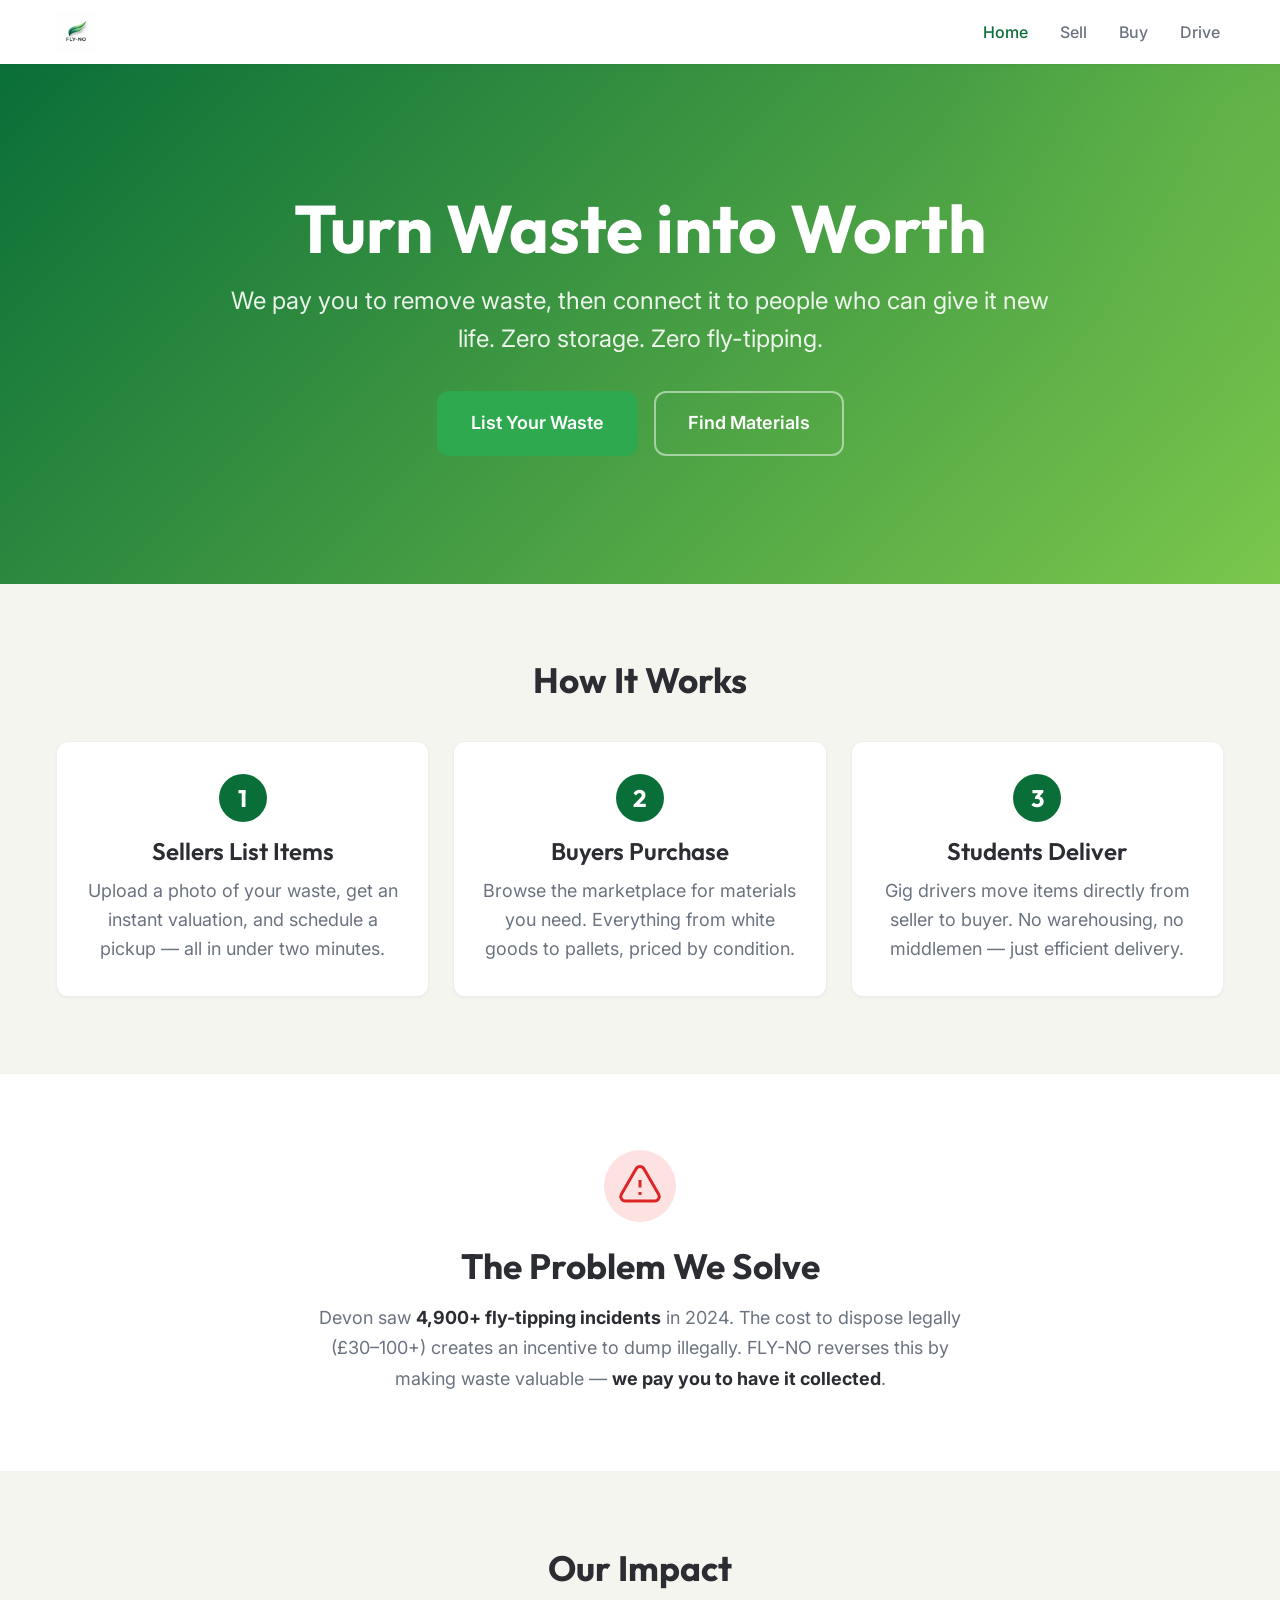
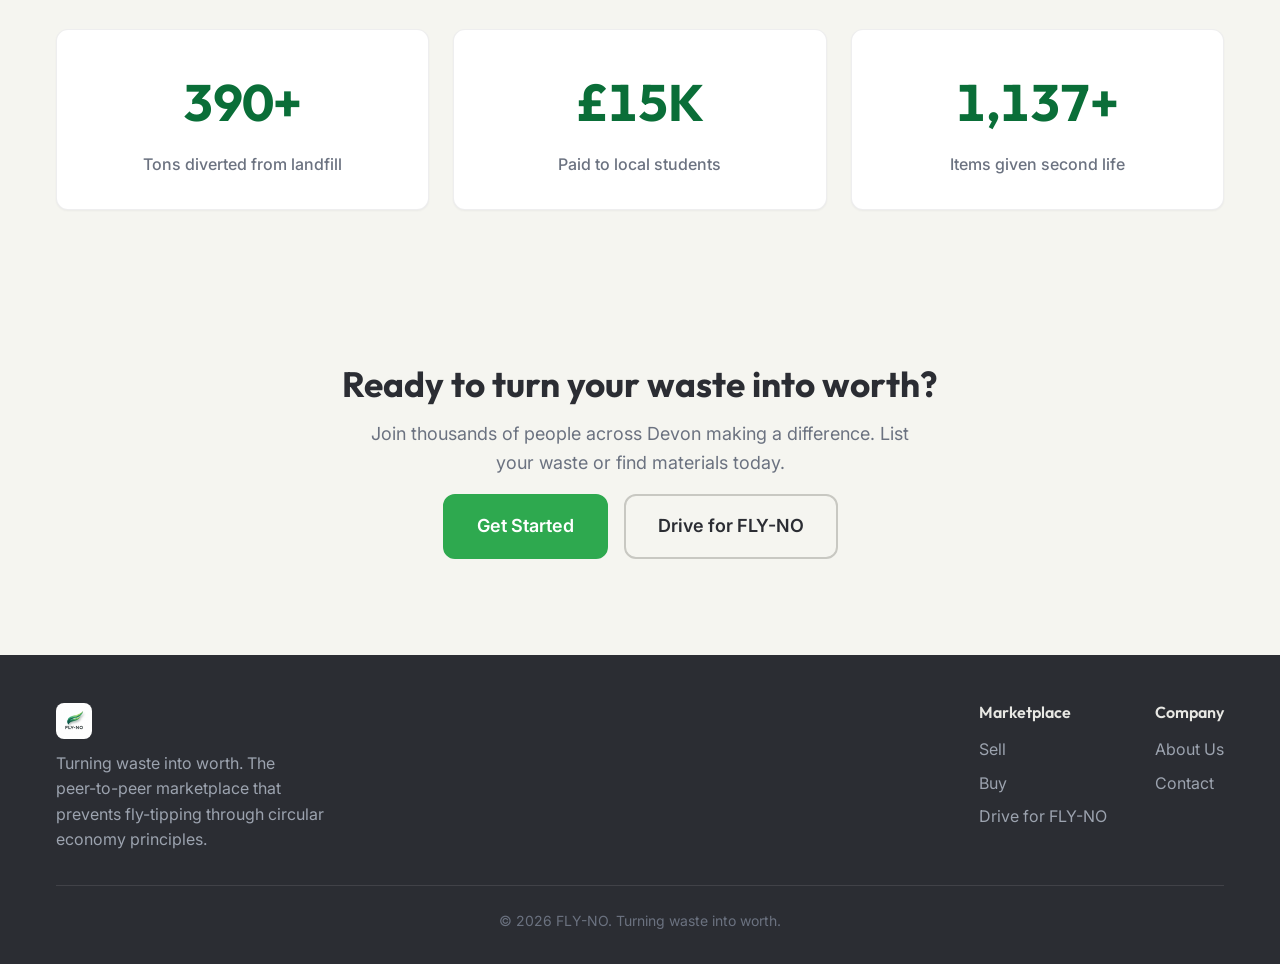
<file: index.html>
<!DOCTYPE html>
<html lang="en" data-theme="light">
<head>
  <meta charset="UTF-8">
  <meta name="viewport" content="width=device-width, initial-scale=1.0">
  <title>FLY-NO — Turn Waste into Worth</title>
  <link rel="preconnect" href="https://fonts.googleapis.com">
  <link rel="preconnect" href="https://fonts.gstatic.com" crossorigin>
  <link href="https://fonts.googleapis.com/css2?family=Outfit:wght@400;600;700&family=Inter:wght@400;500;600&display=swap" rel="stylesheet">
  <link rel="stylesheet" href="./base.css">
  <link rel="stylesheet" href="./style.css">
  <link rel="stylesheet" href="./pages.css">
</head>
<body>
  <!-- Skip to content -->
  <a href="#main" class="sr-only" style="position:absolute;top:0;left:0;z-index:999;padding:1rem;background:var(--color-primary);color:white;">Skip to content</a>

  <!-- Navbar -->
  <nav class="navbar" role="navigation" aria-label="Main navigation">
    <div class="container">
      <a href="index.html" class="navbar-logo" aria-label="FLY-NO Home">
        <img src="./logo.jpg" alt="FLY-NO logo" width="50" height="50">
      </a>
      <ul class="nav-links" role="list">
        <li><a href="index.html" class="active">Home</a></li>
        <li><a href="sell.html">Sell</a></li>
        <li><a href="buy.html">Buy</a></li>
        <li><a href="drive.html">Drive</a></li>
      </ul>
      <button class="hamburger" aria-label="Open menu" aria-expanded="false">
        <span></span><span></span><span></span>
      </button>
    </div>
  </nav>

  <!-- Mobile Menu -->
  <div class="mobile-menu" role="dialog" aria-label="Mobile navigation">
    <button class="mobile-close" aria-label="Close menu">&times;</button>
    <a href="index.html">Home</a>
    <a href="sell.html">Sell</a>
    <a href="buy.html">Buy</a>
    <a href="drive.html">Drive</a>
  </div>

  <main id="main">
    <!-- Hero Section -->
    <section class="hero">
      <div class="hero-inner container">
        <h1 class="hero-title">Turn Waste into Worth</h1>
        <p class="hero-subtitle">We pay you to remove waste, then connect it to people who can give it new life. Zero storage. Zero fly-tipping.</p>
        <div class="hero-ctas">
          <a href="sell.html" class="btn btn-primary btn-lg">List Your Waste</a>
          <a href="buy.html" class="btn btn-outline-white btn-lg">Find Materials</a>
        </div>
      </div>
    </section>

    <!-- How It Works -->
    <section class="section how-it-works">
      <div class="container">
        <h2 class="section-title text-center reveal">How It Works</h2>
        <div class="steps-grid">
          <div class="step-card card reveal">
            <div class="step-number">1</div>
            <h3>Sellers List Items</h3>
            <p class="text-muted">Upload a photo of your waste, get an instant valuation, and schedule a pickup — all in under two minutes.</p>
          </div>
          <div class="step-card card reveal">
            <div class="step-number">2</div>
            <h3>Buyers Purchase</h3>
            <p class="text-muted">Browse the marketplace for materials you need. Everything from white goods to pallets, priced by condition.</p>
          </div>
          <div class="step-card card reveal">
            <div class="step-number">3</div>
            <h3>Students Deliver</h3>
            <p class="text-muted">Gig drivers move items directly from seller to buyer. No warehousing, no middlemen — just efficient delivery.</p>
          </div>
        </div>
      </div>
    </section>

    <!-- Problem Section -->
    <section class="section problem-section">
      <div class="container">
        <div class="problem-card reveal">
          <div class="problem-icon">
            <svg width="48" height="48" viewBox="0 0 24 24" fill="none" stroke="currentColor" stroke-width="1.5">
              <path d="M12 9v3.75m-9.303 3.376c-.866 1.5.217 3.374 1.948 3.374h14.71c1.73 0 2.813-1.874 1.948-3.374L13.949 3.378c-.866-1.5-3.032-1.5-3.898 0L2.697 16.126z"/>
              <path d="M12 15.75h.007v.008H12v-.008z"/>
            </svg>
          </div>
          <h2>The Problem We Solve</h2>
          <p>Devon saw <strong>4,900+ fly-tipping incidents</strong> in 2024. The cost to dispose legally (&pound;30&ndash;100+) creates an incentive to dump illegally. FLY-NO reverses this by making waste valuable &mdash; <strong>we pay you to have it collected</strong>.</p>
        </div>
      </div>
    </section>

    <!-- Impact Stats -->
    <section class="section stats-section">
      <div class="container">
        <h2 class="section-title text-center reveal">Our Impact</h2>
        <div class="stats-grid">
          <div class="stat-card card reveal">
            <div class="stat-value" data-count="1200" data-suffix="+">0</div>
            <div class="stat-label">Tons diverted from landfill</div>
          </div>
          <div class="stat-card card reveal">
            <div class="stat-value" data-count="48" data-prefix="£" data-suffix="K">0</div>
            <div class="stat-label">Paid to local students</div>
          </div>
          <div class="stat-card card reveal">
            <div class="stat-value" data-count="3500" data-suffix="+">0</div>
            <div class="stat-label">Items given second life</div>
          </div>
        </div>
      </div>
    </section>

    <!-- CTA Section -->
    <section class="section cta-section">
      <div class="container text-center">
        <h2 class="reveal">Ready to turn your waste into worth?</h2>
        <p class="text-muted reveal" style="margin: var(--space-4) auto; max-width: 50ch;">Join thousands of people across Devon making a difference. List your waste or find materials today.</p>
        <div class="hero-ctas reveal">
          <a href="sell.html" class="btn btn-primary btn-lg">Get Started</a>
          <a href="drive.html" class="btn btn-outline btn-lg">Drive for FLY-NO</a>
        </div>
      </div>
    </section>
  </main>

  <!-- Footer -->
  <footer class="site-footer">
    <div class="container">
      <div class="footer-content">
        <div class="footer-brand">
          <img src="./logo.jpg" alt="FLY-NO" width="50" height="50">
          <p>Turning waste into worth. The peer-to-peer marketplace that prevents fly-tipping through circular economy principles.</p>
        </div>
        <div class="footer-links">
          <div class="footer-links-group">
            <h4>Marketplace</h4>
            <a href="sell.html">Sell</a>
            <a href="buy.html">Buy</a>
            <a href="drive.html">Drive for FLY-NO</a>
          </div>
          <div class="footer-links-group">
            <h4>Company</h4>
            <a href="#">About Us</a>
            <a href="#">Contact</a>
          </div>
        </div>
      </div>
      <div class="footer-bottom">
        &copy; 2026 FLY-NO. Turning waste into worth.
      </div>
    </div>
  </footer>

  <script src="./app.js"></script>
</body>
</html>
</file>
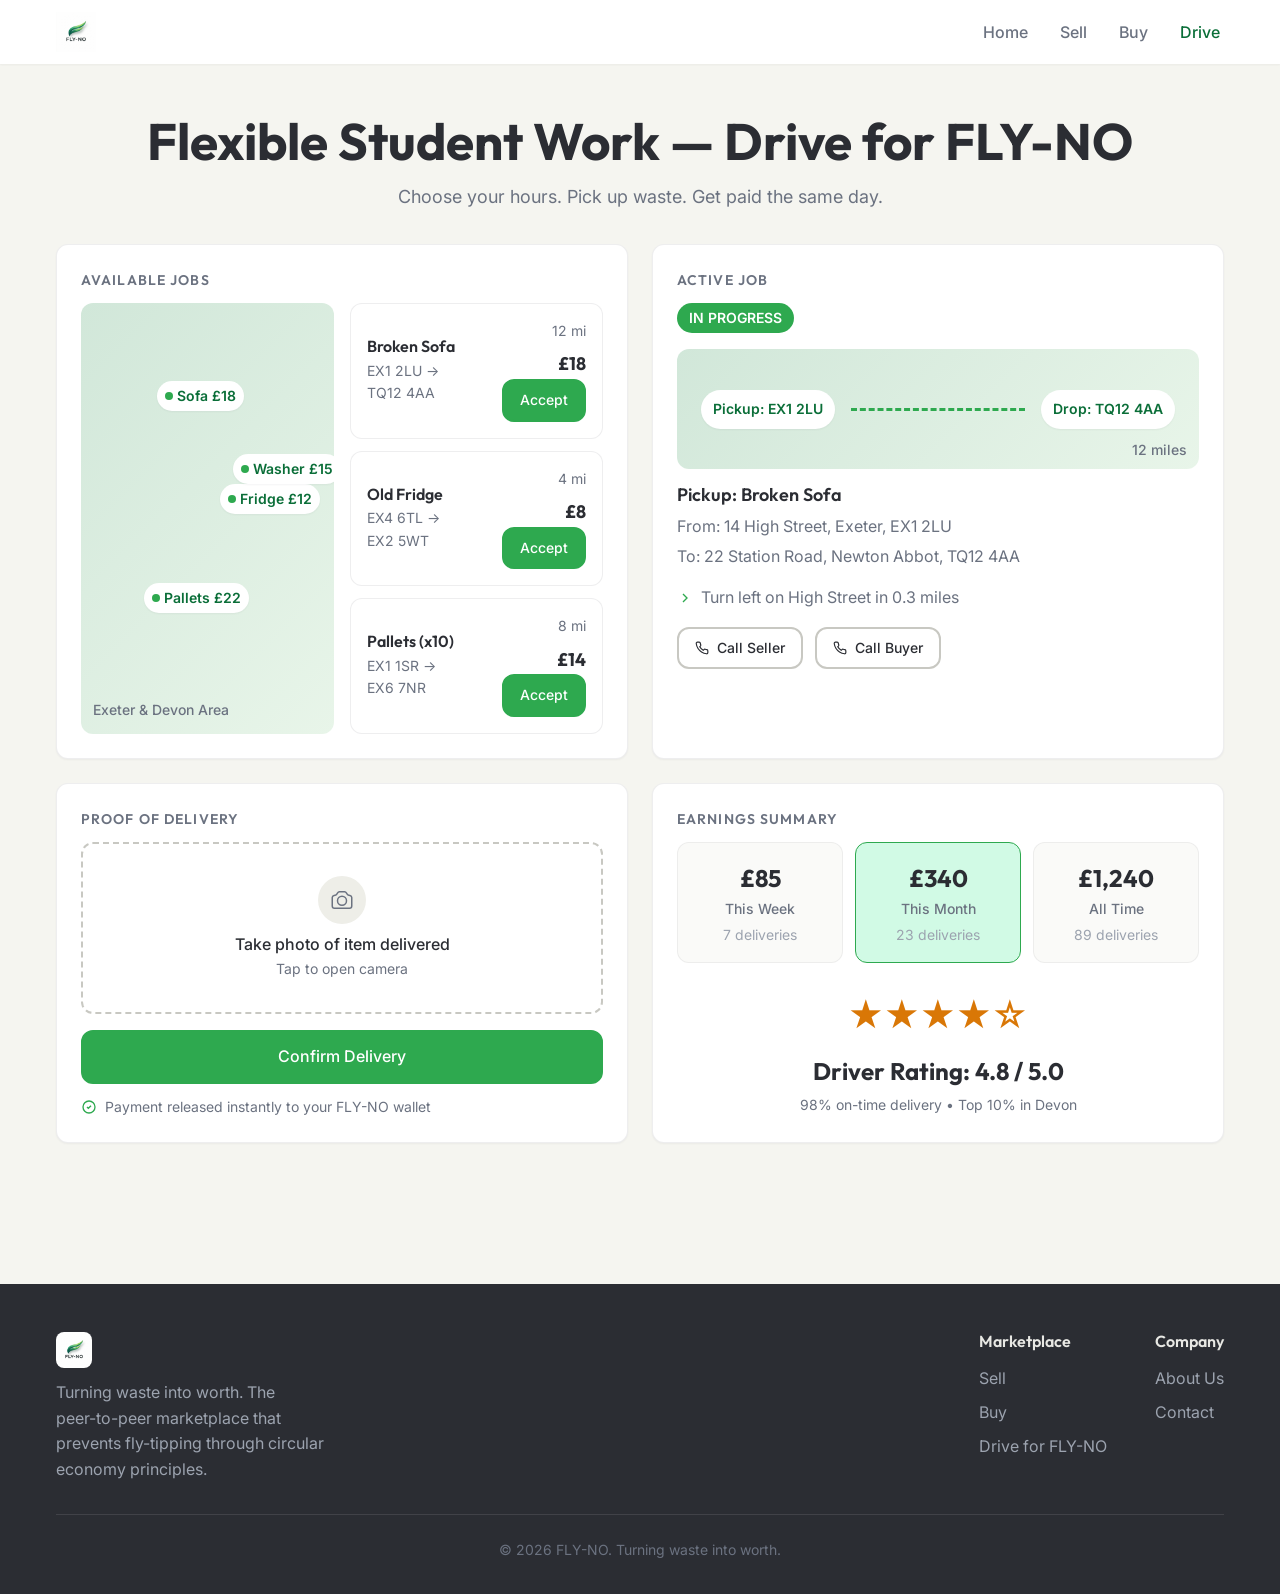
<file: drive.html>
<!DOCTYPE html>
<html lang="en" data-theme="light">
<head>
  <meta charset="UTF-8">
  <meta name="viewport" content="width=device-width, initial-scale=1.0">
  <title>FLY-NO — Drive for FLY-NO</title>
  <link rel="preconnect" href="https://fonts.googleapis.com">
  <link rel="preconnect" href="https://fonts.gstatic.com" crossorigin>
  <link href="https://fonts.googleapis.com/css2?family=Outfit:wght@400;600;700&family=Inter:wght@400;500;600&display=swap" rel="stylesheet">
  <link rel="stylesheet" href="./base.css">
  <link rel="stylesheet" href="./style.css">
  <link rel="stylesheet" href="./pages.css">
</head>
<body>
  <a href="#main" class="sr-only" style="position:absolute;top:0;left:0;z-index:999;padding:1rem;background:var(--color-primary);color:white;">Skip to content</a>

  <!-- Navbar -->
  <nav class="navbar" role="navigation" aria-label="Main navigation">
    <div class="container">
      <a href="index.html" class="navbar-logo" aria-label="FLY-NO Home">
        <img src="./logo.jpg" alt="FLY-NO logo" width="120" height="40">
      </a>
      <ul class="nav-links" role="list">
        <li><a href="index.html">Home</a></li>
        <li><a href="sell.html">Sell</a></li>
        <li><a href="buy.html">Buy</a></li>
        <li><a href="drive.html" class="active">Drive</a></li>
      </ul>
      <button class="hamburger" aria-label="Open menu" aria-expanded="false">
        <span></span><span></span><span></span>
      </button>
    </div>
  </nav>
  <div class="mobile-menu" role="dialog" aria-label="Mobile navigation">
    <button class="mobile-close" aria-label="Close menu">&times;</button>
    <a href="index.html">Home</a>
    <a href="sell.html">Sell</a>
    <a href="buy.html">Buy</a>
    <a href="drive.html">Drive</a>
  </div>

  <main id="main">
    <section class="page-header">
      <div class="container">
        <h1>Flexible Student Work &mdash; Drive for FLY-NO</h1>
        <p>Choose your hours. Pick up waste. Get paid the same day.</p>
      </div>
    </section>

    <section class="section" style="padding-top:0;">
      <div class="container">
        <div class="drive-layout">
          <!-- LEFT TOP: Available Jobs -->
          <div class="card reveal">
            <div class="drive-section-label">Available Jobs</div>
            <div class="jobs-split">
              <!-- Map Mockup -->
              <div class="map-mockup" aria-label="Map showing available jobs around Exeter and Devon">
                <div class="map-pin" style="top:18%;left:30%;">Sofa &pound;18</div>
                <div class="map-pin" style="top:42%;left:55%;">Fridge &pound;12</div>
                <div class="map-pin" style="top:65%;left:25%;">Pallets &pound;22</div>
                <div class="map-pin" style="top:35%;left:60%;">Washer &pound;15</div>
                <span class="map-label">Exeter &amp; Devon Area</span>
              </div>

              <!-- Job Cards -->
              <div class="job-cards">
                <div class="job-card">
                  <div class="job-card-info">
                    <h4>Broken Sofa</h4>
                    <p class="route">EX1 2LU &rarr; TQ12 4AA</p>
                  </div>
                  <div class="job-card-right">
                    <div class="distance">12 mi</div>
                    <div class="price">&pound;18</div>
                    <button class="btn btn-accept">Accept</button>
                  </div>
                </div>
                <div class="job-card">
                  <div class="job-card-info">
                    <h4>Old Fridge</h4>
                    <p class="route">EX4 6TL &rarr; EX2 5WT</p>
                  </div>
                  <div class="job-card-right">
                    <div class="distance">4 mi</div>
                    <div class="price">&pound;8</div>
                    <button class="btn btn-accept">Accept</button>
                  </div>
                </div>
                <div class="job-card">
                  <div class="job-card-info">
                    <h4>Pallets (x10)</h4>
                    <p class="route">EX1 1SR &rarr; EX6 7NR</p>
                  </div>
                  <div class="job-card-right">
                    <div class="distance">8 mi</div>
                    <div class="price">&pound;14</div>
                    <button class="btn btn-accept">Accept</button>
                  </div>
                </div>
              </div>
            </div>
          </div>

          <!-- RIGHT TOP: Active Job -->
          <div class="card active-job-card reveal">
            <div class="drive-section-label">Active Job</div>
            <span class="in-progress-badge">IN PROGRESS</span>

            <!-- Route Map -->
            <div class="route-map" aria-label="Route map showing pickup to drop-off">
              <div class="route-line">
                <div class="route-point">Pickup: EX1 2LU</div>
                <div class="route-dotted"></div>
                <div class="route-point">Drop: TQ12 4AA</div>
              </div>
              <span class="route-distance">12 miles</span>
            </div>

            <h4 style="margin-bottom:var(--space-2);">Pickup: Broken Sofa</h4>
            <p class="text-muted text-sm" style="margin-bottom:var(--space-1);">From: 14 High Street, Exeter, EX1 2LU</p>
            <p class="text-muted text-sm" style="margin-bottom:var(--space-4);">To: 22 Station Road, Newton Abbot, TQ12 4AA</p>

            <div class="nav-text">
              <svg width="16" height="16" viewBox="0 0 24 24" fill="none" stroke="currentColor" stroke-width="2"><path d="M9 18l6-6-6-6"/></svg>
              Turn left on High Street in 0.3 miles
            </div>

            <div class="call-buttons" style="margin-top:var(--space-4);">
              <button class="btn btn-outline btn-sm">
                <svg width="14" height="14" viewBox="0 0 24 24" fill="none" stroke="currentColor" stroke-width="2"><path d="M22 16.92v3a2 2 0 01-2.18 2 19.79 19.79 0 01-8.63-3.07 19.5 19.5 0 01-6-6 19.79 19.79 0 01-3.07-8.67A2 2 0 014.11 2h3a2 2 0 012 1.72c.127.96.361 1.903.7 2.81a2 2 0 01-.45 2.11L8.09 9.91a16 16 0 006 6l1.27-1.27a2 2 0 012.11-.45c.907.339 1.85.573 2.81.7A2 2 0 0122 16.92z"/></svg>
                Call Seller
              </button>
              <button class="btn btn-outline btn-sm">
                <svg width="14" height="14" viewBox="0 0 24 24" fill="none" stroke="currentColor" stroke-width="2"><path d="M22 16.92v3a2 2 0 01-2.18 2 19.79 19.79 0 01-8.63-3.07 19.5 19.5 0 01-6-6 19.79 19.79 0 01-3.07-8.67A2 2 0 014.11 2h3a2 2 0 012 1.72c.127.96.361 1.903.7 2.81a2 2 0 01-.45 2.11L8.09 9.91a16 16 0 006 6l1.27-1.27a2 2 0 012.11-.45c.907.339 1.85.573 2.81.7A2 2 0 0122 16.92z"/></svg>
                Call Buyer
              </button>
            </div>
          </div>

          <!-- BOTTOM LEFT: Proof of Delivery -->
          <div class="card delivery-proof reveal">
            <div class="drive-section-label">Proof of Delivery</div>
            <div class="camera-zone" aria-label="Upload delivery photo">
              <div class="camera-zone-icon">
                <svg width="24" height="24" viewBox="0 0 24 24" fill="none" stroke="currentColor" stroke-width="1.5"><path d="M6.827 6.175A2.31 2.31 0 015.186 7.23c-.38.054-.757.112-1.134.175C2.999 7.58 2.25 8.507 2.25 9.574V18a2.25 2.25 0 002.25 2.25h15A2.25 2.25 0 0021.75 18V9.574c0-1.067-.75-1.994-1.802-2.169a47.865 47.865 0 00-1.134-.175 2.31 2.31 0 01-1.64-1.055l-.822-1.316a2.192 2.192 0 00-1.736-1.039 48.774 48.774 0 00-5.232 0 2.192 2.192 0 00-1.736 1.039l-.821 1.316z"/><path d="M16.5 12.75a4.5 4.5 0 11-9 0 4.5 4.5 0 019 0z"/></svg>
              </div>
              <p style="font-weight:500;color:var(--color-text);font-size:var(--text-sm);">Take photo of item delivered</p>
              <p style="font-size:var(--text-xs);color:var(--color-text-muted);">Tap to open camera</p>
            </div>
            <button class="btn btn-primary" style="width:100%;">Confirm Delivery</button>
            <div class="payment-note">
              <svg width="16" height="16" viewBox="0 0 24 24" fill="none" stroke="currentColor" stroke-width="2"><path d="M9 12l2 2 4-4m6 2a9 9 0 11-18 0 9 9 0 0118 0z"/></svg>
              Payment released instantly to your FLY-NO wallet
            </div>
          </div>

          <!-- BOTTOM RIGHT: Earnings Summary -->
          <div class="card reveal">
            <div class="drive-section-label">Earnings Summary</div>
            <div class="earnings-grid">
              <div class="earning-card">
                <div class="amount">&pound;85</div>
                <div class="period">This Week</div>
                <div class="deliveries">7 deliveries</div>
              </div>
              <div class="earning-card highlight">
                <div class="amount">&pound;340</div>
                <div class="period">This Month</div>
                <div class="deliveries">23 deliveries</div>
              </div>
              <div class="earning-card">
                <div class="amount">&pound;1,240</div>
                <div class="period">All Time</div>
                <div class="deliveries">89 deliveries</div>
              </div>
            </div>

            <div class="rating-info">
              <div class="rating-stars" aria-label="Rating 4.8 out of 5">&#9733;&#9733;&#9733;&#9733;&#9734;</div>
              <div class="rating-value">Driver Rating: 4.8 / 5.0</div>
              <div class="rating-meta">98% on-time delivery &bull; Top 10% in Devon</div>
            </div>
          </div>
        </div>
      </div>
    </section>
  </main>

  <!-- Footer -->
  <footer class="site-footer">
    <div class="container">
      <div class="footer-content">
        <div class="footer-brand">
          <img src="./logo.jpg" alt="FLY-NO" width="100" height="33">
          <p>Turning waste into worth. The peer-to-peer marketplace that prevents fly-tipping through circular economy principles.</p>
        </div>
        <div class="footer-links">
          <div class="footer-links-group">
            <h4>Marketplace</h4>
            <a href="sell.html">Sell</a>
            <a href="buy.html">Buy</a>
            <a href="drive.html">Drive for FLY-NO</a>
          </div>
          <div class="footer-links-group">
            <h4>Company</h4>
            <a href="#">About Us</a>
            <a href="#">Contact</a>
          </div>
        </div>
      </div>
      <div class="footer-bottom">
        &copy; 2026 FLY-NO. Turning waste into worth.
      </div>
    </div>
  </footer>

  <script src="./app.js"></script>
</body>
</html>
</file>
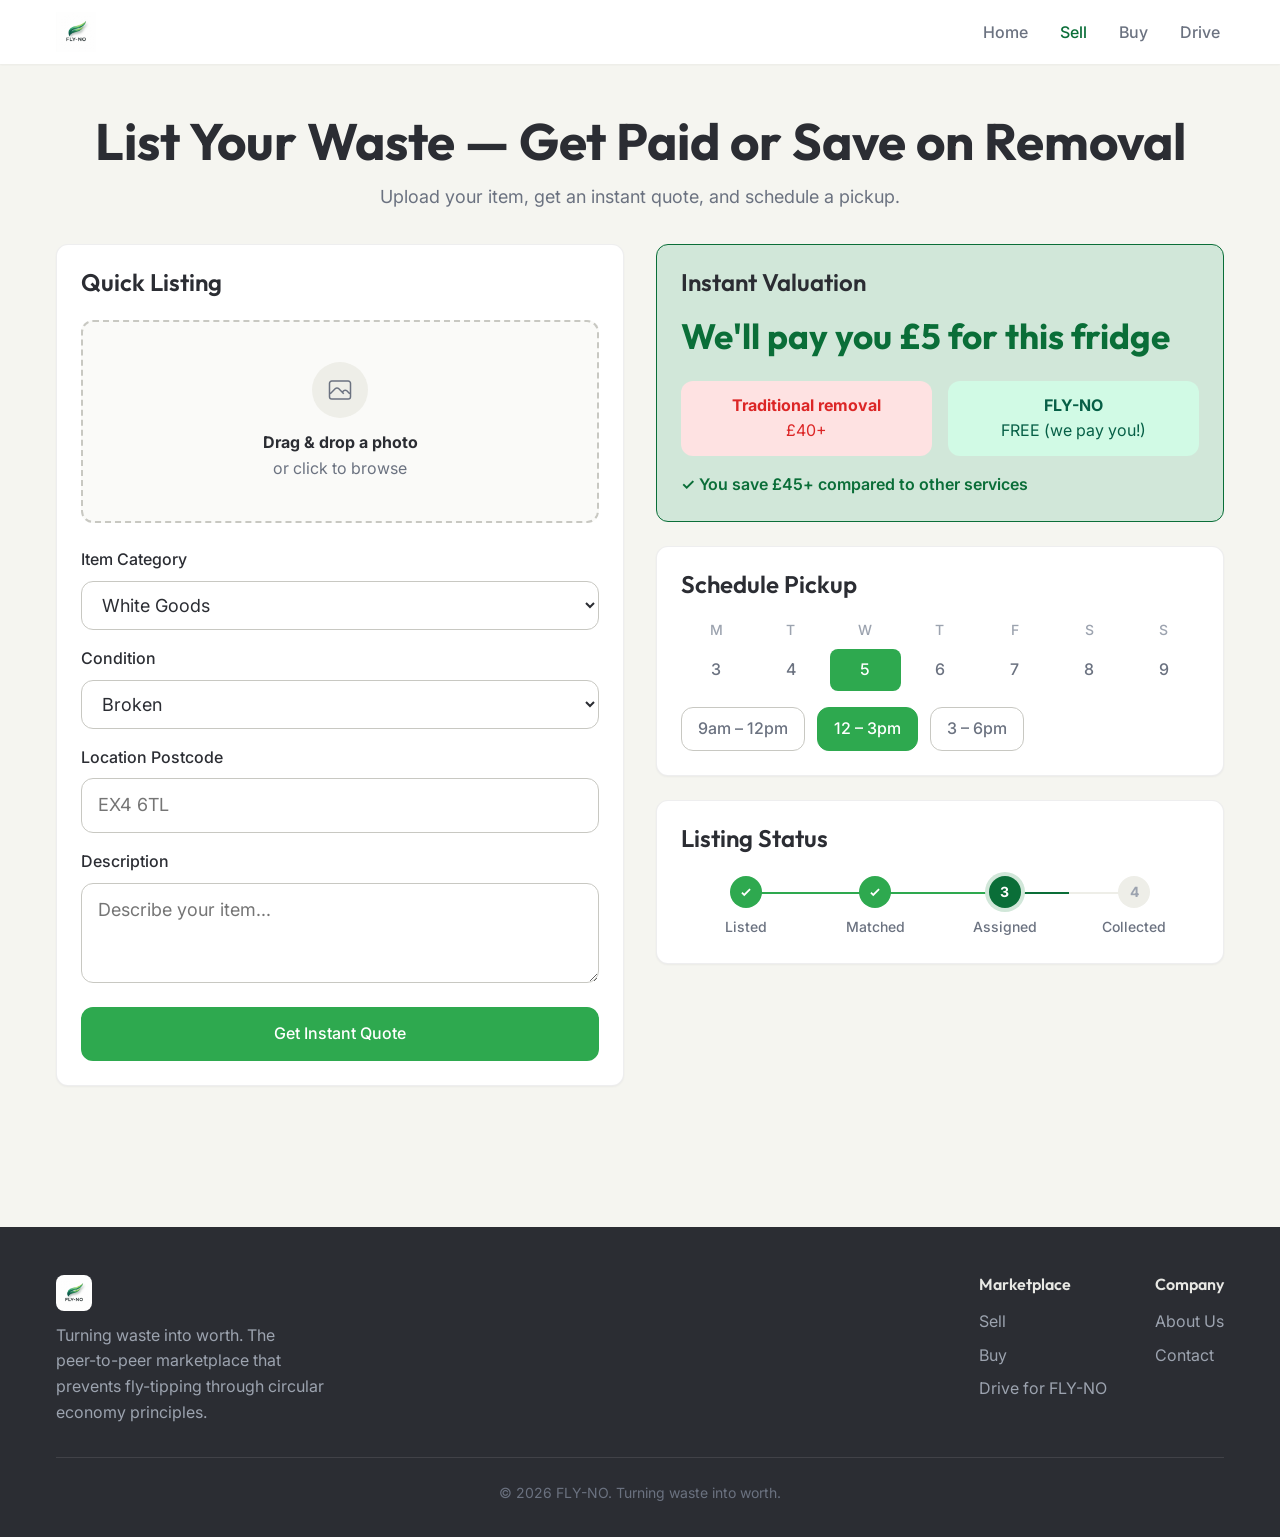
<file: sell.html>
<!DOCTYPE html>
<html lang="en" data-theme="light">
<head>
  <meta charset="UTF-8">
  <meta name="viewport" content="width=device-width, initial-scale=1.0">
  <title>FLY-NO — List Your Waste</title>
  <link rel="preconnect" href="https://fonts.googleapis.com">
  <link rel="preconnect" href="https://fonts.gstatic.com" crossorigin>
  <link href="https://fonts.googleapis.com/css2?family=Outfit:wght@400;600;700&family=Inter:wght@400;500;600&display=swap" rel="stylesheet">
  <link rel="stylesheet" href="./base.css">
  <link rel="stylesheet" href="./style.css">
  <link rel="stylesheet" href="./pages.css">
</head>
<body>
  <a href="#main" class="sr-only" style="position:absolute;top:0;left:0;z-index:999;padding:1rem;background:var(--color-primary);color:white;">Skip to content</a>

  <!-- Navbar -->
  <nav class="navbar" role="navigation" aria-label="Main navigation">
    <div class="container">
      <a href="index.html" class="navbar-logo" aria-label="FLY-NO Home">
        <img src="./logo.jpg" alt="FLY-NO logo" width="120" height="40">
      </a>
      <ul class="nav-links" role="list">
        <li><a href="index.html">Home</a></li>
        <li><a href="sell.html" class="active">Sell</a></li>
        <li><a href="buy.html">Buy</a></li>
        <li><a href="drive.html">Drive</a></li>
      </ul>
      <button class="hamburger" aria-label="Open menu" aria-expanded="false">
        <span></span><span></span><span></span>
      </button>
    </div>
  </nav>
  <div class="mobile-menu" role="dialog" aria-label="Mobile navigation">
    <button class="mobile-close" aria-label="Close menu">&times;</button>
    <a href="index.html">Home</a>
    <a href="sell.html">Sell</a>
    <a href="buy.html">Buy</a>
    <a href="drive.html">Drive</a>
  </div>

  <main id="main">
    <section class="page-header">
      <div class="container">
        <h1>List Your Waste &mdash; Get Paid or Save on Removal</h1>
        <p>Upload your item, get an instant quote, and schedule a pickup.</p>
      </div>
    </section>

    <section class="section" style="padding-top:0;">
      <div class="container">
        <div class="sell-layout">
          <!-- LEFT: Quick Listing Form -->
          <div class="reveal">
            <div class="card">
              <h3 style="margin-bottom:var(--space-6);">Quick Listing</h3>

              <!-- Photo upload -->
              <div class="upload-zone" style="margin-bottom:var(--space-6);">
                <div class="upload-zone-icon">
                  <svg width="24" height="24" viewBox="0 0 24 24" fill="none" stroke="currentColor" stroke-width="1.5"><path d="M2.25 15.75l5.159-5.159a2.25 2.25 0 013.182 0l5.159 5.159m-1.5-1.5l1.409-1.409a2.25 2.25 0 013.182 0l2.909 2.909M3.75 21h16.5A2.25 2.25 0 0022.5 18.75V5.25A2.25 2.25 0 0020.25 3H3.75A2.25 2.25 0 001.5 5.25v13.5A2.25 2.25 0 003.75 21z"/></svg>
                </div>
                <p><strong>Drag & drop a photo</strong></p>
                <p>or click to browse</p>
              </div>

              <div class="form-group">
                <label class="form-label" for="category">Item Category</label>
                <select class="form-select" id="category">
                  <option>White Goods</option>
                  <option>Furniture</option>
                  <option>Pallets</option>
                  <option>Other</option>
                </select>
              </div>

              <div class="form-group">
                <label class="form-label" for="condition">Condition</label>
                <select class="form-select" id="condition">
                  <option>Broken</option>
                  <option>Worn</option>
                  <option>Functional</option>
                </select>
              </div>

              <div class="form-group">
                <label class="form-label" for="postcode">Location Postcode</label>
                <input type="text" class="form-input" id="postcode" placeholder="EX4 6TL">
              </div>

              <div class="form-group">
                <label class="form-label" for="desc">Description</label>
                <textarea class="form-textarea" id="desc" placeholder="Describe your item..."></textarea>
              </div>

              <button class="btn btn-primary" style="width:100%;">Get Instant Quote</button>
            </div>
          </div>

          <!-- RIGHT: Results Stack -->
          <div>
            <!-- Instant Valuation -->
            <div class="valuation-card reveal" style="margin-bottom:var(--space-6);">
              <h3 style="margin-bottom:var(--space-3);">Instant Valuation</h3>
              <div class="big-price">We'll pay you &pound;5 for this fridge</div>
              <div class="comparison">
                <div class="traditional">
                  <strong>Traditional removal</strong><br>&pound;40+
                </div>
                <div class="flyno">
                  <strong>FLY-NO</strong><br>FREE (we pay you!)
                </div>
              </div>
              <div class="savings-text">&#10003; You save &pound;45+ compared to other services</div>
            </div>

            <!-- Schedule Pickup -->
            <div class="card reveal" style="margin-bottom:var(--space-6);">
              <h3 style="margin-bottom:var(--space-4);">Schedule Pickup</h3>
              <div class="calendar-mini">
                <div class="day-label">M</div>
                <div class="day-label">T</div>
                <div class="day-label">W</div>
                <div class="day-label">T</div>
                <div class="day-label">F</div>
                <div class="day-label">S</div>
                <div class="day-label">S</div>
                <div class="day">3</div>
                <div class="day">4</div>
                <div class="day selected">5</div>
                <div class="day">6</div>
                <div class="day">7</div>
                <div class="day">8</div>
                <div class="day">9</div>
              </div>
              <div class="time-slots">
                <div class="time-slot">9am &ndash; 12pm</div>
                <div class="time-slot selected">12 &ndash; 3pm</div>
                <div class="time-slot">3 &ndash; 6pm</div>
              </div>
            </div>

            <!-- Status Tracker -->
            <div class="card reveal">
              <h3 style="margin-bottom:var(--space-6);">Listing Status</h3>
              <div class="status-tracker">
                <div class="status-step step-done">
                  <div class="status-dot done">
                    <svg width="14" height="14" viewBox="0 0 24 24" fill="none" stroke="currentColor" stroke-width="3"><path d="M5 13l4 4L19 7"/></svg>
                  </div>
                  <div class="status-label">Listed</div>
                </div>
                <div class="status-step step-done">
                  <div class="status-dot done">
                    <svg width="14" height="14" viewBox="0 0 24 24" fill="none" stroke="currentColor" stroke-width="3"><path d="M5 13l4 4L19 7"/></svg>
                  </div>
                  <div class="status-label">Matched</div>
                </div>
                <div class="status-step step-active">
                  <div class="status-dot active">3</div>
                  <div class="status-label">Assigned</div>
                </div>
                <div class="status-step">
                  <div class="status-dot pending">4</div>
                  <div class="status-label">Collected</div>
                </div>
              </div>
            </div>
          </div>
        </div>
      </div>
    </section>
  </main>

  <!-- Footer -->
  <footer class="site-footer">
    <div class="container">
      <div class="footer-content">
        <div class="footer-brand">
          <img src="./logo.jpg" alt="FLY-NO" width="100" height="33">
          <p>Turning waste into worth. The peer-to-peer marketplace that prevents fly-tipping through circular economy principles.</p>
        </div>
        <div class="footer-links">
          <div class="footer-links-group">
            <h4>Marketplace</h4>
            <a href="sell.html">Sell</a>
            <a href="buy.html">Buy</a>
            <a href="drive.html">Drive for FLY-NO</a>
          </div>
          <div class="footer-links-group">
            <h4>Company</h4>
            <a href="#">About Us</a>
            <a href="#">Contact</a>
          </div>
        </div>
      </div>
      <div class="footer-bottom">
        &copy; 2026 FLY-NO. Turning waste into worth.
      </div>
    </div>
  </footer>

  <script src="./app.js"></script>
</body>
</html>
</file>
<file: base.css>
/* base.css — FLY-NO foundation */

*, *::before, *::after {
  box-sizing: border-box;
  margin: 0;
  padding: 0;
}

html {
  -moz-text-size-adjust: none;
  -webkit-text-size-adjust: none;
  text-size-adjust: none;
  -webkit-font-smoothing: antialiased;
  -moz-osx-font-smoothing: grayscale;
  text-rendering: optimizeLegibility;
  scroll-behavior: smooth;
  hanging-punctuation: first last;
  scroll-padding-top: var(--space-16);
}

body {
  min-height: 100dvh;
  line-height: 1.6;
  font-family: var(--font-body, 'Inter', sans-serif);
  font-size: var(--text-base);
  color: var(--color-text);
  background-color: var(--color-bg);
}

img, picture, video, canvas, svg {
  display: block;
  max-width: 100%;
  height: auto;
}

ul[role="list"], ol[role="list"] {
  list-style: none;
}

input, button, textarea, select {
  font: inherit;
  color: inherit;
}

h1, h2, h3, h4, h5, h6 {
  text-wrap: balance;
  line-height: 1.15;
}

p, li, figcaption {
  text-wrap: pretty;
  max-width: 72ch;
}

::selection {
  background: oklch(from var(--color-primary) l c h / 0.25);
  color: var(--color-text);
}

:focus-visible {
  outline: 2px solid var(--color-primary);
  outline-offset: 3px;
  border-radius: var(--radius-sm);
}

@media (prefers-reduced-motion: reduce) {
  *, *::before, *::after {
    animation-duration: 0.01ms !important;
    animation-iteration-count: 1 !important;
    transition-duration: 0.01ms !important;
    scroll-behavior: auto !important;
  }
}

button {
  cursor: pointer;
  background: none;
  border: none;
}

table {
  border-collapse: collapse;
  width: 100%;
}

.sr-only {
  position: absolute;
  width: 1px;
  height: 1px;
  padding: 0;
  margin: -1px;
  overflow: hidden;
  clip: rect(0, 0, 0, 0);
  white-space: nowrap;
  border-width: 0;
}
</file>
<file: style.css>
/* style.css — FLY-NO Design System */

/* ============================================
   TYPOGRAPHY
   ============================================ */
:root {
  --font-display: 'Outfit', 'Helvetica Neue', sans-serif;
  --font-body: 'Inter', 'Helvetica Neue', sans-serif;

  /* Fluid type scale */
  --text-xs:   clamp(0.75rem,  0.7rem  + 0.25vw, 0.875rem);
  --text-sm:   clamp(0.875rem, 0.8rem  + 0.35vw, 1rem);
  --text-base: clamp(1rem,     0.9rem  + 0.5vw,  1.125rem);
  --text-lg:   clamp(1.125rem, 0.95rem + 0.85vw, 1.5rem);
  --text-xl:   clamp(1.5rem,   1rem    + 1.5vw,  2.25rem);
  --text-2xl:  clamp(2rem,     1.2rem  + 2.5vw,  3.5rem);
  --text-3xl:  clamp(2.5rem,   1rem    + 4vw,    5rem);
  --text-hero: clamp(3rem,     0.5rem  + 7vw,    8rem);

  /* 4px spacing system */
  --space-1:  0.25rem;
  --space-2:  0.5rem;
  --space-3:  0.75rem;
  --space-4:  1rem;
  --space-5:  1.25rem;
  --space-6:  1.5rem;
  --space-8:  2rem;
  --space-10: 2.5rem;
  --space-12: 3rem;
  --space-16: 4rem;
  --space-20: 5rem;
  --space-24: 6rem;
  --space-32: 8rem;

  /* Radius */
  --radius-sm: 0.375rem;
  --radius-md: 0.5rem;
  --radius-lg: 0.75rem;
  --radius-xl: 1rem;
  --radius-full: 9999px;

  /* Transitions */
  --transition-interactive: 180ms cubic-bezier(0.16, 1, 0.3, 1);

  /* Content widths */
  --content-narrow: 640px;
  --content-default: 960px;
  --content-wide: 1200px;
  --content-full: 100%;
}

/* ============================================
   FLY-NO BRAND PALETTE (Light Mode / Default)
   ============================================ */
:root, [data-theme="light"] {
  /* Surfaces */
  --color-bg:              #F5F5F0;
  --color-surface:         #FFFFFF;
  --color-surface-2:       #FAFAF8;
  --color-surface-offset:  #EEEEE8;
  --color-surface-offset-2:#E8E8E2;
  --color-surface-dynamic: #E0E0DA;
  --color-divider:         #D4D4CE;
  --color-border:          #C8C8C2;

  /* Text */
  --color-text:            #2B2D33;
  --color-text-muted:      #6B7280;
  --color-text-faint:      #9CA3AF;
  --color-text-inverse:    #FFFFFF;

  /* Primary — Deep Emerald */
  --color-primary:         #0A6E38;
  --color-primary-hover:   #085A2E;
  --color-primary-active:  #064824;
  --color-primary-highlight: #D1E7D9;

  /* Secondary — Leaf Green */
  --color-secondary:       #2EA94F;
  --color-secondary-hover: #259442;
  --color-secondary-active:#1C7F35;

  /* Accent — Lime */
  --color-accent:          #7BC74D;
  --color-accent-hover:    #6AB842;
  --color-accent-active:   #5AA837;

  /* Semantic */
  --color-error:           #DC2626;
  --color-error-highlight: #FEE2E2;
  --color-warning:         #D97706;
  --color-warning-highlight:#FEF3C7;
  --color-success:         #2EA94F;
  --color-success-highlight:#D1FAE5;

  /* Brand gradient */
  --gradient-primary: linear-gradient(135deg, #0A6E38, #7BC74D);

  /* Shadows (tone-matched to warm off-white) */
  --shadow-sm: 0 1px 2px rgba(43, 45, 51, 0.05);
  --shadow-md: 0 4px 12px rgba(43, 45, 51, 0.08);
  --shadow-lg: 0 12px 32px rgba(43, 45, 51, 0.12);
}

/* ============================================
   GLOBAL STYLES
   ============================================ */
h1, h2, h3, h4 {
  font-family: var(--font-display);
  color: var(--color-text);
}

h1 { font-size: var(--text-2xl); font-weight: 700; }
h2 { font-size: var(--text-xl); font-weight: 700; }
h3 { font-size: var(--text-lg); font-weight: 600; }
h4 { font-size: var(--text-base); font-weight: 600; }

a {
  color: var(--color-primary);
  text-decoration: none;
  transition: color var(--transition-interactive);
}
a:hover { color: var(--color-primary-hover); }

.container {
  max-width: var(--content-wide);
  margin-inline: auto;
  padding-inline: var(--space-4);
}

/* ============================================
   BUTTONS
   ============================================ */
.btn {
  display: inline-flex;
  align-items: center;
  justify-content: center;
  gap: var(--space-2);
  padding: var(--space-3) var(--space-6);
  border-radius: 12px;
  font-family: var(--font-body);
  font-weight: 500;
  font-size: var(--text-sm);
  cursor: pointer;
  border: 2px solid transparent;
  transition: background var(--transition-interactive),
              color var(--transition-interactive),
              box-shadow var(--transition-interactive),
              transform var(--transition-interactive),
              border-color var(--transition-interactive);
  text-decoration: none;
  white-space: nowrap;
}
.btn:hover { transform: translateY(-1px); box-shadow: var(--shadow-md); }
.btn:active { transform: translateY(0); box-shadow: var(--shadow-sm); }

.btn-primary {
  background: var(--color-secondary);
  color: #FFFFFF;
  border-color: var(--color-secondary);
}
.btn-primary:hover {
  background: var(--color-secondary-hover);
  border-color: var(--color-secondary-hover);
  color: #FFFFFF;
}

.btn-outline {
  background: transparent;
  color: var(--color-text);
  border-color: var(--color-border);
}
.btn-outline:hover {
  background: var(--color-surface);
  border-color: var(--color-primary);
  color: var(--color-primary);
}

.btn-outline-white {
  background: transparent;
  color: #FFFFFF;
  border-color: rgba(255,255,255,0.5);
}
.btn-outline-white:hover {
  background: rgba(255,255,255,0.15);
  border-color: #FFFFFF;
  color: #FFFFFF;
}

.btn-sm {
  padding: var(--space-2) var(--space-4);
  font-size: var(--text-xs);
}

.btn-accept {
  background: var(--color-secondary);
  color: #FFFFFF;
  border-color: var(--color-secondary);
  padding: var(--space-2) var(--space-4);
  font-size: var(--text-xs);
}
.btn-accept:hover {
  background: var(--color-secondary-hover);
  border-color: var(--color-secondary-hover);
}

/* ============================================
   CARDS
   ============================================ */
.card {
  background: var(--color-surface);
  border-radius: 12px;
  border: 1px solid oklch(from var(--color-text) l c h / 0.08);
  box-shadow: var(--shadow-sm);
  padding: var(--space-6);
  transition: box-shadow var(--transition-interactive),
              transform var(--transition-interactive);
}

/* ============================================
   NAVBAR
   ============================================ */
.navbar {
  position: sticky;
  top: 0;
  z-index: 100;
  background: var(--color-surface);
  box-shadow: var(--shadow-sm);
  padding: var(--space-3) 0;
}
.navbar .container {
  display: flex;
  align-items: center;
  justify-content: space-between;
}
.navbar-logo {
  display: flex;
  align-items: center;
  gap: var(--space-2);
}
.navbar-logo img {
  height: 40px;
  width: auto;
  object-fit: contain;
}
.nav-links {
  display: flex;
  align-items: center;
  gap: var(--space-6);
  list-style: none;
}
.nav-links a {
  color: var(--color-text-muted);
  font-weight: 500;
  font-size: var(--text-sm);
  text-decoration: none;
  transition: color var(--transition-interactive);
  padding: var(--space-2) var(--space-1);
}
.nav-links a:hover,
.nav-links a.active {
  color: var(--color-primary);
}
.hamburger {
  display: none;
  flex-direction: column;
  gap: 5px;
  padding: var(--space-2);
  cursor: pointer;
  background: none;
  border: none;
}
.hamburger span {
  display: block;
  width: 24px;
  height: 2px;
  background: var(--color-text);
  border-radius: 2px;
  transition: transform var(--transition-interactive), opacity var(--transition-interactive);
}
.mobile-menu {
  display: none;
  position: fixed;
  top: 0;
  left: 0;
  right: 0;
  bottom: 0;
  background: var(--color-surface);
  z-index: 200;
  flex-direction: column;
  align-items: center;
  justify-content: center;
  gap: var(--space-8);
}
.mobile-menu.open {
  display: flex;
}
.mobile-menu a {
  font-family: var(--font-display);
  font-size: var(--text-xl);
  font-weight: 600;
  color: var(--color-text);
  text-decoration: none;
  transition: color var(--transition-interactive);
}
.mobile-menu a:hover { color: var(--color-primary); }
.mobile-close {
  position: absolute;
  top: var(--space-4);
  right: var(--space-4);
  font-size: var(--text-xl);
  background: none;
  border: none;
  color: var(--color-text);
  cursor: pointer;
  padding: var(--space-2);
}

@media (max-width: 768px) {
  .nav-links { display: none; }
  .hamburger { display: flex; }
}

/* ============================================
   FOOTER
   ============================================ */
.site-footer {
  background: #2B2D33;
  color: #E8E8E4;
  padding: var(--space-12) 0 var(--space-8);
}
.footer-content {
  display: flex;
  flex-wrap: wrap;
  justify-content: space-between;
  align-items: flex-start;
  gap: var(--space-8);
  margin-bottom: var(--space-8);
}
.footer-brand {
  max-width: 280px;
}
.footer-brand img {
  height: 36px;
  width: auto;
  margin-bottom: var(--space-3);
  border-radius: 8px;
  object-fit: contain;
}
.footer-brand p {
  color: #9CA3AF;
  font-size: var(--text-sm);
  line-height: 1.6;
}
.footer-links {
  display: flex;
  gap: var(--space-12);
}
.footer-links-group h4 {
  color: #E8E8E4;
  font-size: var(--text-sm);
  font-weight: 600;
  margin-bottom: var(--space-3);
}
.footer-links-group a {
  display: block;
  color: #9CA3AF;
  font-size: var(--text-sm);
  text-decoration: none;
  padding: var(--space-1) 0;
  transition: color var(--transition-interactive);
}
.footer-links-group a:hover { color: #FFFFFF; }
.footer-bottom {
  border-top: 1px solid rgba(255,255,255,0.1);
  padding-top: var(--space-6);
  text-align: center;
  color: #6B7280;
  font-size: var(--text-xs);
}
@media (max-width: 640px) {
  .footer-content { flex-direction: column; }
  .footer-links { flex-direction: column; gap: var(--space-6); }
}

/* ============================================
   SCROLL REVEAL (JS IntersectionObserver)
   ============================================ */
.reveal {
  opacity: 0;
  transition: opacity 0.7s cubic-bezier(0.16, 1, 0.3, 1);
}
.reveal.visible {
  opacity: 1;
}

/* Respect reduced motion */
@media (prefers-reduced-motion: reduce) {
  .reveal { opacity: 1; transition: none; }
}

/* Fallback: show content if JS hasn't loaded */
html:not([data-js]) .reveal {
  opacity: 1;
}

/* ============================================
   BADGES
   ============================================ */
.badge {
  display: inline-block;
  padding: var(--space-1) var(--space-3);
  border-radius: var(--radius-full);
  font-size: var(--text-xs);
  font-weight: 600;
  letter-spacing: 0.02em;
}
.badge-green { background: #D1FAE5; color: #065F46; }
.badge-red { background: #FEE2E2; color: #991B1B; }
.badge-orange { background: #FEF3C7; color: #92400E; }
.badge-emerald { background: var(--color-primary); color: #FFFFFF; }

/* ============================================
   FORM ELEMENTS
   ============================================ */
.form-group {
  margin-bottom: var(--space-4);
}
.form-label {
  display: block;
  font-weight: 500;
  font-size: var(--text-sm);
  margin-bottom: var(--space-2);
  color: var(--color-text);
}
.form-input,
.form-select,
.form-textarea {
  width: 100%;
  padding: var(--space-3) var(--space-4);
  border: 1px solid var(--color-border);
  border-radius: 12px;
  background: var(--color-surface);
  color: var(--color-text);
  font-size: var(--text-base);
  transition: border-color var(--transition-interactive), box-shadow var(--transition-interactive);
}
.form-input:focus,
.form-select:focus,
.form-textarea:focus {
  outline: none;
  border-color: var(--color-primary);
  box-shadow: 0 0 0 3px var(--color-primary-highlight);
}
.form-textarea { min-height: 100px; resize: vertical; }

/* ============================================
   UTILITIES
   ============================================ */
.text-center { text-align: center; }
.text-muted { color: var(--color-text-muted); }
.text-sm { font-size: var(--text-sm); }
.mt-2 { margin-top: var(--space-2); }
.mt-4 { margin-top: var(--space-4); }
.mt-8 { margin-top: var(--space-8); }
.mb-2 { margin-bottom: var(--space-2); }
.mb-4 { margin-bottom: var(--space-4); }
.mb-6 { margin-bottom: var(--space-6); }
.mb-8 { margin-bottom: var(--space-8); }
.gap-4 { gap: var(--space-4); }
.gap-6 { gap: var(--space-6); }
</file>
<file: pages.css>
/* pages.css — Page-specific styles for FLY-NO */

/* ============================================
   HOME PAGE
   ============================================ */

/* Hero */
.hero {
  background: var(--gradient-primary);
  padding: clamp(var(--space-16), 10vw, var(--space-32)) 0;
  text-align: center;
  position: relative;
  overflow: hidden;
}
.hero::before {
  content: '';
  position: absolute;
  top: -50%;
  right: -20%;
  width: 600px;
  height: 600px;
  background: radial-gradient(circle, rgba(123, 199, 77, 0.2) 0%, transparent 70%);
  pointer-events: none;
}
.hero-inner {
  position: relative;
  z-index: 1;
}
.hero-title {
  font-family: var(--font-display);
  font-size: var(--text-3xl);
  font-weight: 700;
  color: #FFFFFF;
  margin-bottom: var(--space-4);
  line-height: 1.1;
}
.hero-subtitle {
  font-size: var(--text-lg);
  color: rgba(255, 255, 255, 0.9);
  max-width: 55ch;
  margin: 0 auto var(--space-8);
  line-height: 1.6;
}
.hero-ctas {
  display: flex;
  gap: var(--space-4);
  justify-content: center;
  flex-wrap: wrap;
}
.btn-lg {
  padding: var(--space-4) var(--space-8);
  font-size: var(--text-base);
  font-weight: 600;
}

/* Section common */
.section {
  padding: clamp(var(--space-12), 6vw, var(--space-20)) 0;
}
.section-title {
  font-family: var(--font-display);
  font-size: var(--text-xl);
  font-weight: 700;
  margin-bottom: var(--space-10);
  color: var(--color-text);
}

/* How It Works */
.steps-grid {
  display: grid;
  grid-template-columns: repeat(3, 1fr);
  gap: var(--space-6);
}
.step-card {
  text-align: center;
  padding: var(--space-8) var(--space-6);
}
.step-number {
  width: 48px;
  height: 48px;
  border-radius: 50%;
  background: #0A6E38;
  color: #FFFFFF;
  display: flex;
  align-items: center;
  justify-content: center;
  font-family: var(--font-display);
  font-weight: 700;
  font-size: var(--text-lg);
  margin: 0 auto var(--space-4);
}
.step-card h3 {
  margin-bottom: var(--space-3);
  color: var(--color-text);
}
@media (max-width: 768px) {
  .steps-grid { grid-template-columns: 1fr; }
}

/* Problem Section */
.problem-section {
  background: var(--color-surface);
}
.problem-card {
  max-width: 700px;
  margin: 0 auto;
  text-align: center;
}
.problem-icon {
  width: 72px;
  height: 72px;
  border-radius: 50%;
  background: var(--color-error-highlight);
  color: var(--color-error);
  display: flex;
  align-items: center;
  justify-content: center;
  margin: 0 auto var(--space-6);
}
.problem-card h2 {
  margin-bottom: var(--space-4);
}
.problem-card p {
  color: var(--color-text-muted);
  font-size: var(--text-base);
  line-height: 1.7;
  max-width: 60ch;
  margin: 0 auto;
}
.problem-card strong {
  color: var(--color-text);
}

/* Stats */
.stats-grid {
  display: grid;
  grid-template-columns: repeat(3, 1fr);
  gap: var(--space-6);
}
.stat-card {
  text-align: center;
  padding: var(--space-8) var(--space-6);
}
.stat-value {
  font-family: var(--font-display);
  font-size: var(--text-2xl);
  font-weight: 700;
  color: #0A6E38;
  margin-bottom: var(--space-2);
  font-variant-numeric: tabular-nums lining-nums;
}
.stat-label {
  color: var(--color-text-muted);
  font-size: var(--text-sm);
  font-weight: 500;
}
@media (max-width: 768px) {
  .stats-grid { grid-template-columns: 1fr; }
}

/* CTA Section */
.cta-section {
  padding-bottom: clamp(var(--space-16), 8vw, var(--space-24));
}

/* ============================================
   SELL PAGE
   ============================================ */
.page-header {
  padding: var(--space-12) 0 var(--space-8);
  text-align: center;
}
.page-header h1 {
  margin-bottom: var(--space-3);
}
.page-header p {
  color: var(--color-text-muted);
  font-size: var(--text-base);
  max-width: 55ch;
  margin: 0 auto;
}

.sell-layout {
  display: grid;
  grid-template-columns: 1fr 1fr;
  gap: var(--space-8);
  padding-bottom: var(--space-16);
}

/* Photo upload zone */
.upload-zone {
  border: 2px dashed var(--color-border);
  border-radius: 12px;
  padding: var(--space-10) var(--space-4);
  text-align: center;
  background: var(--color-surface-2);
  cursor: pointer;
  transition: border-color var(--transition-interactive), background var(--transition-interactive);
}
.upload-zone:hover {
  border-color: var(--color-primary);
  background: var(--color-primary-highlight);
}
.upload-zone-icon {
  width: 56px;
  height: 56px;
  border-radius: 50%;
  background: var(--color-surface-offset);
  color: var(--color-text-muted);
  display: flex;
  align-items: center;
  justify-content: center;
  margin: 0 auto var(--space-3);
}
.upload-zone p { color: var(--color-text-muted); font-size: var(--text-sm); }
.upload-zone strong { color: var(--color-text); }

/* Valuation card */
.valuation-card {
  background: var(--color-primary-highlight);
  border: 1px solid #0A6E38;
  border-radius: 12px;
  padding: var(--space-6);
}
.valuation-card .big-price {
  font-family: var(--font-display);
  font-size: var(--text-xl);
  font-weight: 700;
  color: #0A6E38;
}
.valuation-card .comparison {
  display: flex;
  gap: var(--space-4);
  margin: var(--space-4) 0;
  font-size: var(--text-sm);
}
.valuation-card .comparison > div {
  flex: 1;
  padding: var(--space-3);
  border-radius: var(--radius-lg);
  text-align: center;
}
.comparison .traditional {
  background: var(--color-error-highlight);
  color: var(--color-error);
}
.comparison .flyno {
  background: var(--color-success-highlight);
  color: #065F46;
}
.savings-text {
  color: #0A6E38;
  font-weight: 600;
  font-size: var(--text-sm);
}

/* Calendar mockup */
.calendar-mini {
  display: grid;
  grid-template-columns: repeat(7, 1fr);
  gap: var(--space-1);
  margin-bottom: var(--space-4);
}
.calendar-mini .day-label {
  font-size: var(--text-xs);
  color: var(--color-text-faint);
  text-align: center;
  padding: var(--space-1);
  font-weight: 500;
}
.calendar-mini .day {
  text-align: center;
  padding: var(--space-2);
  border-radius: var(--radius-md);
  font-size: var(--text-sm);
  font-weight: 500;
  color: var(--color-text-muted);
  cursor: pointer;
  transition: background var(--transition-interactive);
}
.calendar-mini .day:hover { background: var(--color-surface-offset); }
.calendar-mini .day.selected {
  background: #2EA94F;
  color: #FFFFFF;
}

.time-slots {
  display: flex;
  gap: var(--space-3);
  flex-wrap: wrap;
}
.time-slot {
  padding: var(--space-2) var(--space-4);
  border-radius: 12px;
  border: 1px solid var(--color-border);
  font-size: var(--text-sm);
  font-weight: 500;
  cursor: pointer;
  background: var(--color-surface);
  color: var(--color-text-muted);
  transition: all var(--transition-interactive);
}
.time-slot:hover { border-color: var(--color-primary); }
.time-slot.selected {
  background: #2EA94F;
  color: #FFFFFF;
  border-color: #2EA94F;
}

/* Status Tracker */
.status-tracker {
  display: flex;
  align-items: center;
  gap: 0;
  margin-top: var(--space-6);
}
.status-step {
  flex: 1;
  text-align: center;
  position: relative;
}
.status-dot {
  width: 32px;
  height: 32px;
  border-radius: 50%;
  display: flex;
  align-items: center;
  justify-content: center;
  margin: 0 auto var(--space-2);
  font-size: var(--text-xs);
  font-weight: 700;
  position: relative;
  z-index: 2;
}
.status-dot.done {
  background: #2EA94F;
  color: #FFFFFF;
}
.status-dot.active {
  background: #0A6E38;
  color: #FFFFFF;
  box-shadow: 0 0 0 4px var(--color-primary-highlight);
}
.status-dot.pending {
  background: var(--color-surface-offset);
  color: var(--color-text-faint);
}
.status-label {
  font-size: var(--text-xs);
  color: var(--color-text-muted);
  font-weight: 500;
}
.status-step:not(:last-child)::after {
  content: '';
  position: absolute;
  top: 16px;
  left: 50%;
  width: 100%;
  height: 2px;
  background: var(--color-surface-offset);
  z-index: 1;
}
.status-step.step-done:not(:last-child)::after {
  background: #2EA94F;
}
.status-step.step-active:not(:last-child)::after {
  background: linear-gradient(to right, #0A6E38 50%, var(--color-surface-offset) 50%);
}

@media (max-width: 768px) {
  .sell-layout { grid-template-columns: 1fr; }
}

/* ============================================
   BUY PAGE
   ============================================ */
.buy-layout {
  display: grid;
  grid-template-columns: 220px 1fr 280px;
  gap: var(--space-6);
  padding-bottom: var(--space-16);
}

/* Search bar */
.search-bar {
  margin-bottom: var(--space-8);
}
.search-input-wrap {
  display: flex;
  align-items: center;
  background: var(--color-surface);
  border: 1px solid var(--color-border);
  border-radius: 12px;
  padding: var(--space-1) var(--space-2) var(--space-1) var(--space-4);
  transition: border-color var(--transition-interactive), box-shadow var(--transition-interactive);
  max-width: 600px;
  margin: 0 auto;
}
.search-input-wrap:focus-within {
  border-color: var(--color-primary);
  box-shadow: 0 0 0 3px var(--color-primary-highlight);
}
.search-input-wrap input {
  flex: 1;
  border: none;
  background: transparent;
  padding: var(--space-3) var(--space-2);
  font-size: var(--text-base);
  outline: none;
}
.search-input-wrap .search-icon {
  color: var(--color-text-muted);
  flex-shrink: 0;
}

/* Filter Sidebar */
.filter-sidebar .filter-group {
  margin-bottom: var(--space-6);
}
.filter-sidebar h4 {
  font-size: var(--text-sm);
  font-weight: 600;
  margin-bottom: var(--space-3);
  color: var(--color-text);
}
.filter-check {
  display: flex;
  align-items: center;
  gap: var(--space-2);
  margin-bottom: var(--space-2);
  font-size: var(--text-sm);
  color: var(--color-text-muted);
  cursor: pointer;
}
.filter-check input[type="checkbox"] {
  width: 18px;
  height: 18px;
  accent-color: #2EA94F;
  cursor: pointer;
}

/* Range slider */
.range-label {
  display: flex;
  justify-content: space-between;
  font-size: var(--text-xs);
  color: var(--color-text-muted);
  margin-top: var(--space-2);
}
input[type="range"] {
  width: 100%;
  accent-color: #2EA94F;
  cursor: pointer;
}

/* Toggle buttons */
.toggle-group {
  display: flex;
  gap: var(--space-2);
  flex-wrap: wrap;
}
.toggle-btn {
  padding: var(--space-1) var(--space-3);
  border-radius: var(--radius-full);
  border: 1px solid var(--color-border);
  font-size: var(--text-xs);
  font-weight: 500;
  cursor: pointer;
  background: var(--color-surface);
  color: var(--color-text-muted);
  transition: all var(--transition-interactive);
}
.toggle-btn:hover { border-color: var(--color-primary); }
.toggle-btn.active {
  background: #2EA94F;
  color: #FFFFFF;
  border-color: #2EA94F;
}

/* Product Grid */
.product-grid {
  display: grid;
  grid-template-columns: repeat(2, 1fr);
  gap: var(--space-4);
}
.product-card {
  background: var(--color-surface);
  border-radius: 12px;
  border: 1px solid oklch(from var(--color-text) l c h / 0.08);
  overflow: hidden;
  transition: box-shadow var(--transition-interactive), transform var(--transition-interactive);
}
.product-card:hover {
  box-shadow: var(--shadow-md);
  transform: translateY(-2px);
}
.product-img {
  height: 140px;
  background: #F3F4F6;
  display: flex;
  align-items: center;
  justify-content: center;
  position: relative;
}
.product-img svg { color: var(--color-text-faint); }
.product-badge {
  position: absolute;
  top: var(--space-2);
  left: var(--space-2);
}
.product-info {
  padding: var(--space-4);
}
.product-info h4 {
  font-size: var(--text-sm);
  font-weight: 600;
  margin-bottom: var(--space-1);
}
.product-meta {
  display: flex;
  justify-content: space-between;
  align-items: center;
  color: var(--color-text-muted);
  font-size: var(--text-xs);
  margin-bottom: var(--space-3);
}
.product-price {
  font-family: var(--font-display);
  font-weight: 700;
  font-size: var(--text-lg);
  color: var(--color-text);
  margin-bottom: var(--space-3);
}

/* Price Trends Panel */
.trends-panel h3 {
  margin-bottom: var(--space-1);
  font-size: var(--text-base);
}
.trends-panel .trends-subtitle {
  color: var(--color-text-muted);
  font-size: var(--text-xs);
  margin-bottom: var(--space-4);
}
.chart-container {
  background: var(--color-surface);
  border: 1px solid oklch(from var(--color-text) l c h / 0.08);
  border-radius: 12px;
  padding: var(--space-4);
  margin-bottom: var(--space-4);
}
.trend-item {
  display: flex;
  justify-content: space-between;
  align-items: center;
  padding: var(--space-3);
  background: var(--color-surface);
  border: 1px solid oklch(from var(--color-text) l c h / 0.08);
  border-radius: var(--radius-lg);
  margin-bottom: var(--space-2);
  font-size: var(--text-sm);
}
.trend-item .trend-name { color: var(--color-text); font-weight: 500; }
.trend-item .trend-change { color: #0A6E38; font-weight: 600; }
.pricing-note {
  margin-top: var(--space-4);
  padding: var(--space-3);
  background: var(--color-surface-offset);
  border-radius: var(--radius-lg);
  font-size: var(--text-xs);
  color: var(--color-text-muted);
}

@media (max-width: 1024px) {
  .buy-layout {
    grid-template-columns: 1fr;
  }
  .product-grid {
    grid-template-columns: repeat(2, 1fr);
  }
  .filter-sidebar {
    display: flex;
    flex-wrap: wrap;
    gap: var(--space-4);
  }
  .filter-sidebar .filter-group {
    margin-bottom: 0;
  }
}
@media (max-width: 640px) {
  .product-grid { grid-template-columns: 1fr; }
}

/* ============================================
   DRIVE PAGE
   ============================================ */
.drive-layout {
  display: grid;
  grid-template-columns: 1fr 1fr;
  gap: var(--space-6);
  padding-bottom: var(--space-16);
}

/* Map mockup */
.map-mockup {
  background: linear-gradient(135deg, #D1E7D9, #E8F5E9);
  border-radius: 12px;
  padding: var(--space-6);
  position: relative;
  min-height: 200px;
  overflow: hidden;
}
.map-mockup .map-label {
  font-size: var(--text-xs);
  color: var(--color-text-muted);
  font-weight: 500;
  position: absolute;
  bottom: var(--space-3);
  left: var(--space-3);
}
.map-pin {
  position: absolute;
  display: flex;
  align-items: center;
  gap: var(--space-1);
  font-size: var(--text-xs);
  font-weight: 600;
  color: #0A6E38;
  background: var(--color-surface);
  padding: var(--space-1) var(--space-2);
  border-radius: var(--radius-full);
  box-shadow: var(--shadow-sm);
  white-space: nowrap;
}
.map-pin::before {
  content: '';
  width: 8px;
  height: 8px;
  border-radius: 50%;
  background: #2EA94F;
  flex-shrink: 0;
}

/* Job cards */
.job-cards {
  display: flex;
  flex-direction: column;
  gap: var(--space-3);
}
.job-card {
  background: var(--color-surface);
  border: 1px solid oklch(from var(--color-text) l c h / 0.08);
  border-radius: 12px;
  padding: var(--space-4);
  display: flex;
  align-items: center;
  justify-content: space-between;
  gap: var(--space-4);
  transition: box-shadow var(--transition-interactive);
}
.job-card:hover { box-shadow: var(--shadow-md); }
.job-card-info h4 {
  font-size: var(--text-sm);
  font-weight: 600;
  margin-bottom: var(--space-1);
}
.job-card-info .route {
  font-size: var(--text-xs);
  color: var(--color-text-muted);
}
.job-card-right {
  text-align: right;
  flex-shrink: 0;
}
.job-card-right .price {
  font-family: var(--font-display);
  font-weight: 700;
  font-size: var(--text-base);
  color: var(--color-text);
}
.job-card-right .distance {
  font-size: var(--text-xs);
  color: var(--color-text-muted);
  margin-bottom: var(--space-2);
}

/* Active Job */
.active-job-card .in-progress-badge {
  display: inline-block;
  padding: var(--space-1) var(--space-3);
  border-radius: var(--radius-full);
  background: #2EA94F;
  color: #FFFFFF;
  font-size: var(--text-xs);
  font-weight: 600;
  margin-bottom: var(--space-4);
}
.route-map {
  background: linear-gradient(135deg, #D1E7D9, #E8F5E9);
  border-radius: 12px;
  padding: var(--space-6);
  margin-bottom: var(--space-4);
  position: relative;
  min-height: 120px;
  display: flex;
  align-items: center;
  justify-content: center;
}
.route-line {
  display: flex;
  align-items: center;
  gap: var(--space-4);
  width: 100%;
}
.route-point {
  font-size: var(--text-xs);
  font-weight: 600;
  color: #0A6E38;
  background: var(--color-surface);
  padding: var(--space-2) var(--space-3);
  border-radius: var(--radius-full);
  box-shadow: var(--shadow-sm);
  white-space: nowrap;
}
.route-dotted {
  flex: 1;
  border-top: 3px dashed #2EA94F;
}
.route-distance {
  position: absolute;
  bottom: var(--space-2);
  right: var(--space-3);
  font-size: var(--text-xs);
  color: var(--color-text-muted);
  font-weight: 500;
}

.nav-text {
  font-size: var(--text-sm);
  color: var(--color-text-muted);
  margin: var(--space-3) 0;
  display: flex;
  align-items: center;
  gap: var(--space-2);
}
.nav-text svg { color: #2EA94F; flex-shrink: 0; }

.call-buttons {
  display: flex;
  gap: var(--space-3);
}

/* Proof of Delivery */
.delivery-proof .camera-zone {
  border: 2px dashed var(--color-border);
  border-radius: 12px;
  padding: var(--space-8) var(--space-4);
  text-align: center;
  margin-bottom: var(--space-4);
  cursor: pointer;
  transition: border-color var(--transition-interactive);
}
.delivery-proof .camera-zone:hover {
  border-color: var(--color-primary);
}
.camera-zone-icon {
  width: 48px;
  height: 48px;
  border-radius: 50%;
  background: var(--color-surface-offset);
  color: var(--color-text-muted);
  display: flex;
  align-items: center;
  justify-content: center;
  margin: 0 auto var(--space-2);
}
.payment-note {
  font-size: var(--text-xs);
  color: var(--color-text-muted);
  margin-top: var(--space-3);
  display: flex;
  align-items: center;
  gap: var(--space-2);
}
.payment-note svg { color: #2EA94F; flex-shrink: 0; }

/* Earnings */
.earnings-grid {
  display: grid;
  grid-template-columns: repeat(3, 1fr);
  gap: var(--space-3);
  margin-bottom: var(--space-6);
}
.earning-card {
  padding: var(--space-4);
  border-radius: 12px;
  background: var(--color-surface-2);
  border: 1px solid oklch(from var(--color-text) l c h / 0.06);
  text-align: center;
}
.earning-card.highlight {
  border-color: #2EA94F;
  background: var(--color-success-highlight);
}
.earning-card .amount {
  font-family: var(--font-display);
  font-weight: 700;
  font-size: var(--text-lg);
  color: var(--color-text);
}
.earning-card .period {
  font-size: var(--text-xs);
  color: var(--color-text-muted);
  font-weight: 500;
}
.earning-card .deliveries {
  font-size: var(--text-xs);
  color: var(--color-text-faint);
  margin-top: var(--space-1);
}
.rating-info {
  text-align: center;
}
.rating-stars {
  font-size: var(--text-xl);
  color: #D97706;
  margin-bottom: var(--space-2);
}
.rating-value {
  font-family: var(--font-display);
  font-weight: 700;
  font-size: var(--text-lg);
  color: var(--color-text);
  margin-bottom: var(--space-1);
}
.rating-meta {
  font-size: var(--text-xs);
  color: var(--color-text-muted);
}

/* Drive page section labels */
.drive-section-label {
  font-family: var(--font-display);
  font-size: var(--text-xs);
  font-weight: 600;
  text-transform: uppercase;
  letter-spacing: 0.08em;
  color: var(--color-text-muted);
  margin-bottom: var(--space-3);
}

@media (max-width: 768px) {
  .drive-layout { grid-template-columns: 1fr; }
  .earnings-grid { grid-template-columns: 1fr; }
}

/* Available Jobs Split */
.jobs-split {
  display: grid;
  grid-template-columns: 1fr 1fr;
  gap: var(--space-4);
}
@media (max-width: 900px) {
  .jobs-split { grid-template-columns: 1fr; }
}
</file>
